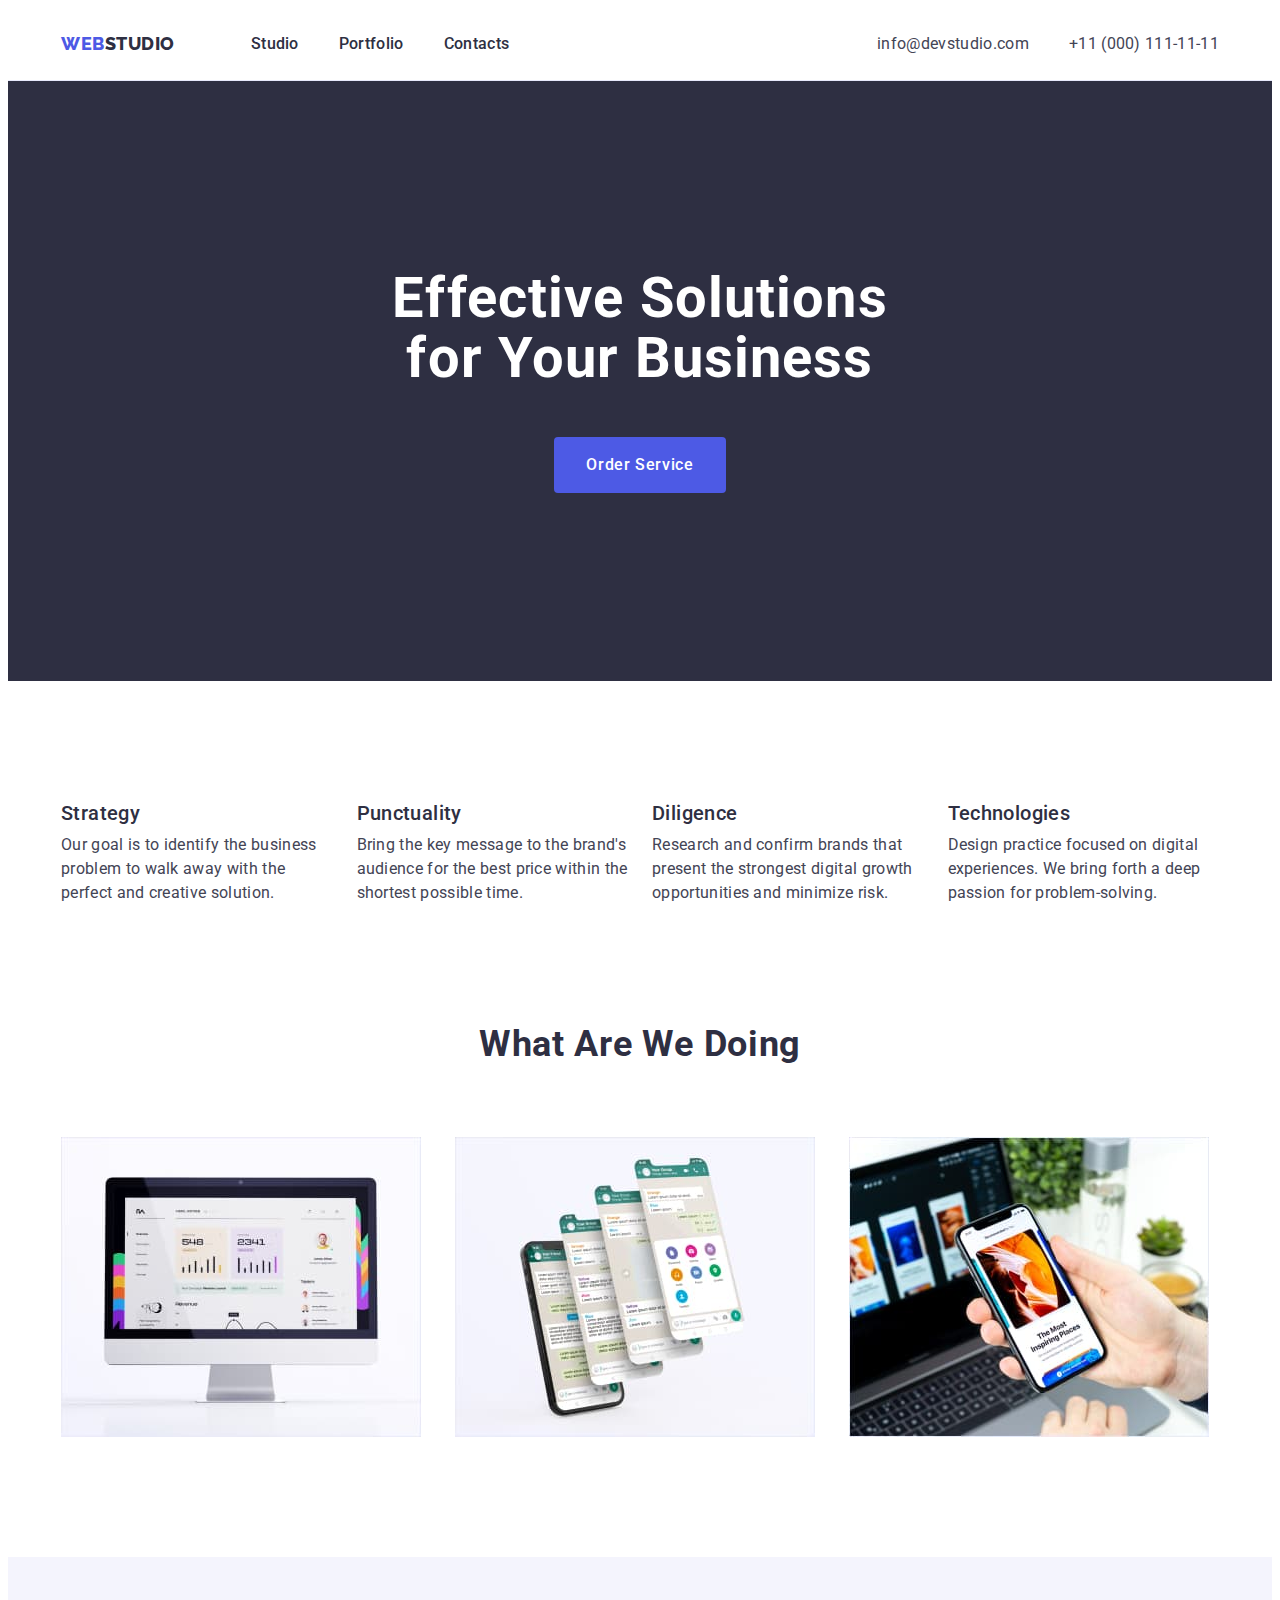
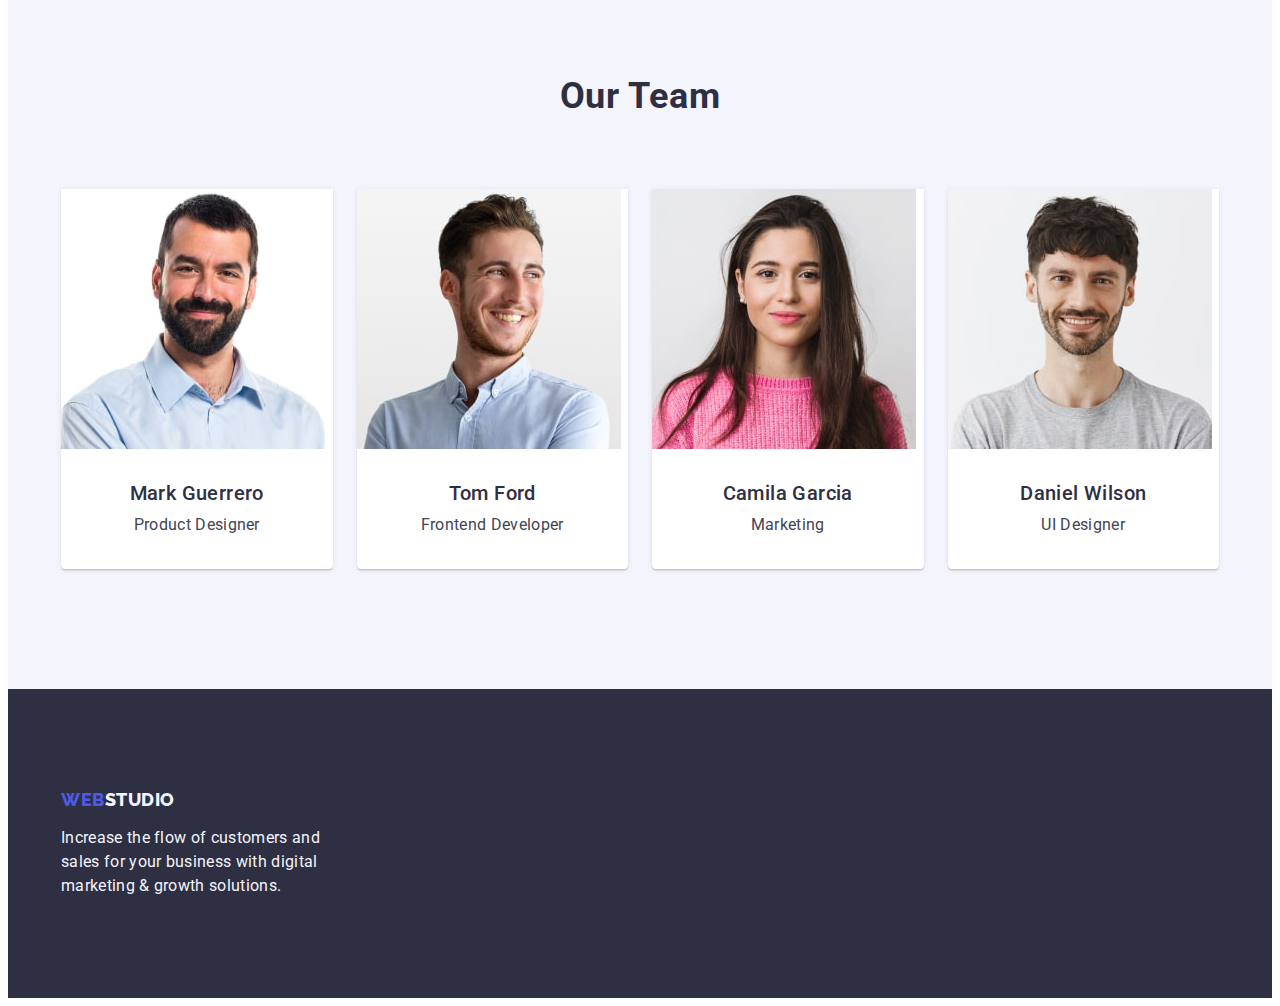
<file: index.html>
<!DOCTYPE html>
<html lang="en">
<head>
    <meta charset="UTF-8">
    <meta name="viewport" content="width=device-width, initial-scale=1.0">
    <title>WebStudio</title>
    <link rel="preconnect" href="https://fonts.googleapis.com">
    <link rel="preconnect" href="https://fonts.gstatic.com" crossorigin>
    <link href="https://fonts.googleapis.com/css2?family=Raleway:wght@800&family=Roboto:wght@400;500;700;900&display=swap" rel="stylesheet">
    <link rel="stylesheet" href="https://cdnjs.cloudflare.com/ajax/libs/modern-normalize/2.0.0/modern-normalize.min.css" integrity="sha512-4xo8blKMVCiXpTaLzQSLSw3KFOVPWhm/TRtuPVc4WG6kUgjH6J03IBuG7JZPkcWMxJ5huwaBpOpnwYElP/m6wg==" crossorigin="anonymous" referrerpolicy="no-referrer" />
    <link rel="stylesheet" href="./css/styles.css" />
</head>
    <body>
        <header class="header">
            <div class="container header-container">
                <nav class="header-navigation">
                    <a href="./index.html" class="header-logo link">Web<span class="header-logo-accent">Studio</span></a>
                    <ul class="header-menu list">
                        <li class="header-menu-item">
                            <a class="header-menu-link link" href="./index.html">Studio</a>
                        </li>
                        <li class="header-menu-item">
                            <a class="header-menu-link link" href="./portfolio.html">Portfolio</a>
                        </li>
                        <li class="header-menu-item">
                            <a class="header-menu-link link" href="">Contacts</a>
                        </li>
                    </ul>
                </nav>
                <address class="header-adress">
                    <ul class="header-contact list">
                        <li class="header-contact-item">
                            <a class="header-contact-link link" href="mailto:info@devstudio.com">info@devstudio.com</a>
                        </li>
                        <li class="header-contact-item">
                            <a class="header-contact-link link" href="tel:+110001111111">+11 (000) 111-11-11</a>
                        </li>
                    
                    </ul>
                </address>
            </div>
        </header>
        <main>
            <section class="hero">
                <div class="container">
                    <h1 class="hero-title">Effective Solutions for Your Business</h1>
                    <button type="button" class="hero-btn">Order Service</button>
                </div>
                </section>
                <section class="advantages">
                    <div class="container advantages-container">
                        <h2 class="visually-hidden">Advantages</h2>
                        <ul class="advantages-list list">
                            <li class="advantages-item">
                                <h3 class="advantages-subtitle">Strategy</h3>
                                <p class="advantages-item-text">Our goal is to identify the business problem to walk away with the perfect and creative solution. </p>
                            </li>
                            <li class="advantages-item">
                                <h3 class="advantages-subtitle">Punctuality</h3>
                                <p class="advantages-item-text">Bring the key message to the brand's audience for the best price within the shortest possible time.</p>
                            </li>
                            <li class="advantages-item">
                                <h3 class="advantages-subtitle">Diligence</h3>
                                <p class="advantages-item-text">Research and confirm brands that present the strongest digital growth opportunities and minimize risk.</p>
                            </li>
                            <li class="advantages-item">
                                <h3 class="advantages-subtitle">Technologies</h3>
                                <p class="advantages-item-text">Design practice focused on digital experiences. We bring forth a deep passion for problem-solving.</p>
                            </li>
                        </ul>
                    </div>
            </section>
            <section class="services">
                <div class="container services-container">
                    <h2 class="services-title">What are we doing</h2>
                    <ul class="services-list list">
                        <li class="services-item">
                            <img src="./images/computer.jpg" alt="Strategy" width="360" height="300" class="services-img" />
                        </li>
                        <li class="services-item">
                            <img src="./images/screen.jpg" alt="Diligence" width="360" height="300" class="services-img" />
                        </li>
                        <li class="services-item">
                            <img src="./images/phone.jpg" alt="Technologies" width="360" height="300" class="services-img" />
                        </li>
                    </ul>
                </div>
            </section>
            <section class="team">
                <div class="container">
                    <h2 class="team-title">Our Team</h2>
                    <ul class="team-ul list">
                        <li class="team-item">
                            <img src="./images/img-MarkGuerrero.jpg" alt="Mark Guerrero" width="264" height="260" />
                                <div class="team-container">
                                    <h3 class="team-name">Mark Guerrero</h3>
                                    <p class="team-specialty">Product Designer</p>
                                </div>
                        </li>
                        <li class="team-item">
                            <img src="./images/img-TomFord.jpg" alt="Tom Ford" width="264" height="260" />
                                <div class="team-container">
                                    <h3 class="team-name">Tom Ford</h3>
                                    <p class="team-specialty">Frontend Developer</p>
                                </div>
                        </li>
                        <li class="team-item">
                            <img src="./images/img-CamilaGarcia.jpg" alt="Camila Garcia" width="264" height="260" />
                                <div class="team-container">
                                    <h3 class="team-name">Camila Garcia</h3>
                                    <p class="team-specialty">Marketing</p>
                                </div>
                        </li>
                        <li class="team-item">
                            <img src="./images/img-DanielWilson.jpg" alt="Daniel Wilson" width="264" height="260" />
                                <div class="team-container">
                                    <h3 class="team-name">Daniel Wilson</h3>
                                    <p class="team-specialty">UI Designer</p>
                                </div>
                        </li>
                    </ul>
                </div>
            </section>
        </main>
        <footer class="footer">
            <div class="container footer-container">
                <a class="footer-logo link" href="./index.html">Web<span class="footer-logo-accent">Studio</span></a>
                <p class="footer-text">Increase the flow of customers and sales for your business with digital marketing & growth solutions.</p>
            </div>
        </footer>
    </body>
</html>
</file>
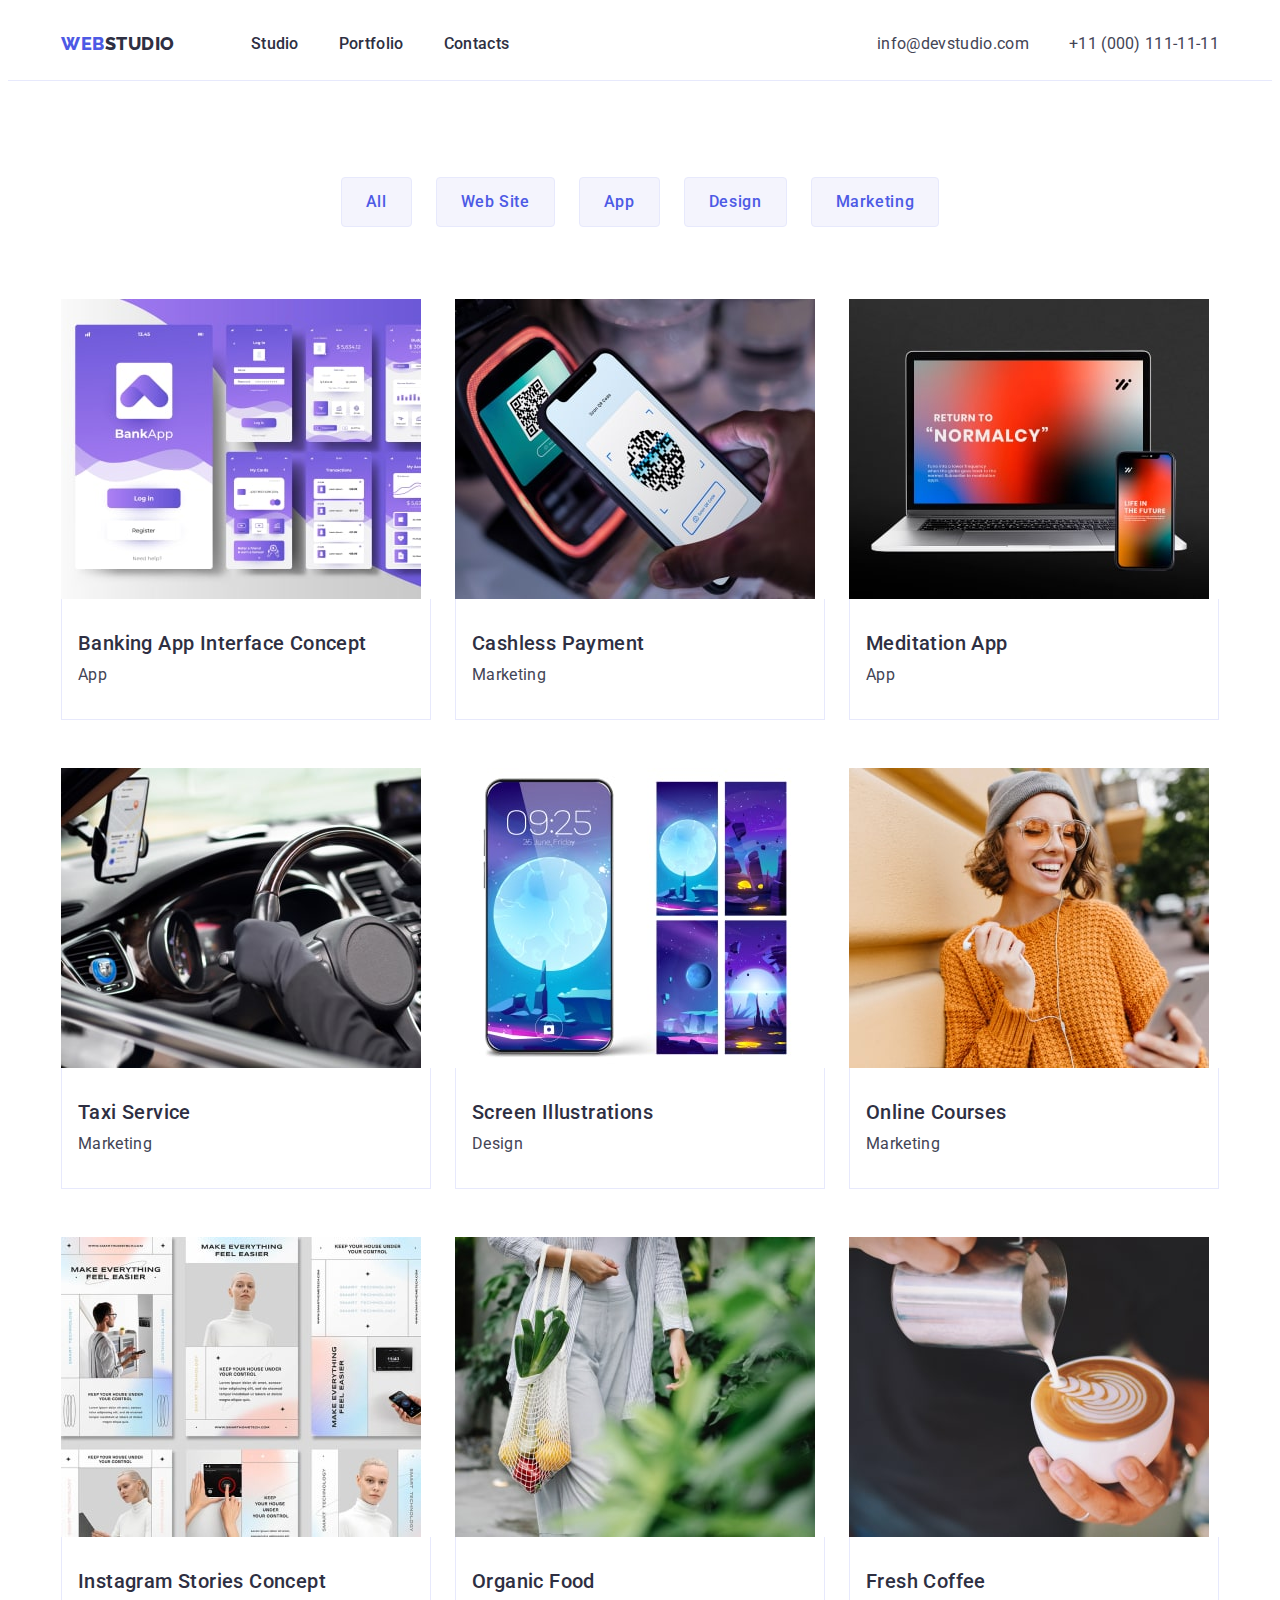
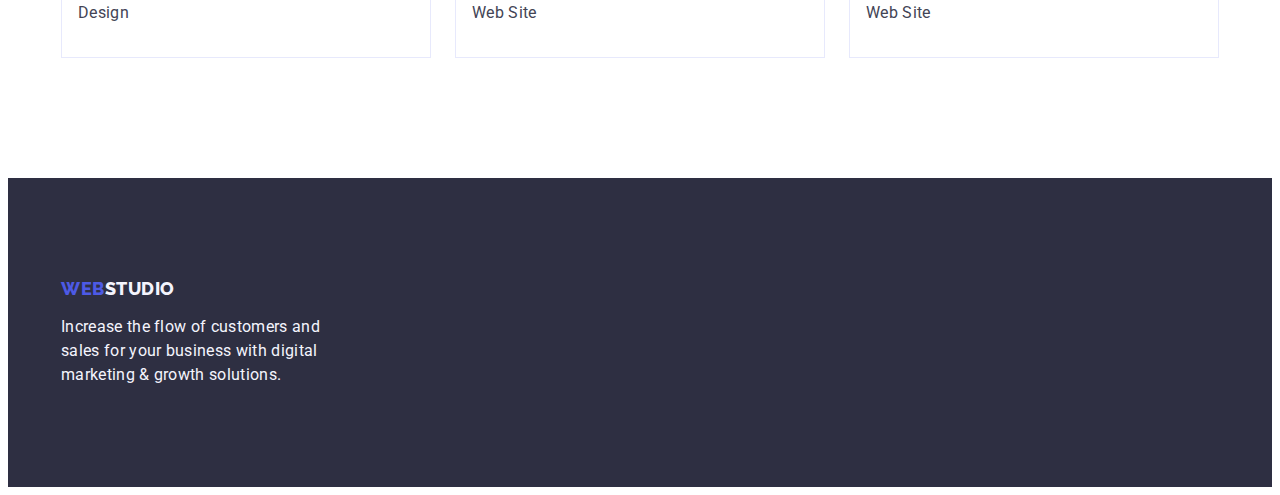
<file: portfolio.html>
<!DOCTYPE html>
<html lang="en">
<head>
    <meta charset="UTF-8">
    <meta name="viewport" content="width=device-width, initial-scale=1.0">
    <title>Portfolio</title>
    <link rel="preconnect" href="https://fonts.googleapis.com">
    <link rel="preconnect" href="https://fonts.gstatic.com" crossorigin>
    <link href="https://fonts.googleapis.com/css2?family=Raleway:wght@800&family=Roboto:wght@400;500;700;900&display=swap" rel="stylesheet">
    <link rel="stylesheet" href="https://cdnjs.cloudflare.com/ajax/libs/modern-normalize/2.0.0/modern-normalize.min.css" integrity="sha512-4xo8blKMVCiXpTaLzQSLSw3KFOVPWhm/TRtuPVc4WG6kUgjH6J03IBuG7JZPkcWMxJ5huwaBpOpnwYElP/m6wg==" crossorigin="anonymous" referrerpolicy="no-referrer" />
    <link rel="stylesheet" href="./css/styles.css" />
</head>
    <body>
        <header class="header">
            <div class="container header-container">
                    <nav class="header-navigation">
                        <a href="./index.html" class="header-logo link">Web<span class="header-logo-accent">Studio</span></a>
                        <ul class="header-menu list">
                            <li class="header-menu-item">
                                <a class="header-menu-link link" href="./index.html">Studio</a>
                            </li>
                            <li class="header-menu-item">
                                <a class="header-menu-link link" href="./portfolio.html">Portfolio</a>
                            </li>
                            <li class="header-menu-item">
                                <a class="header-menu-link link" href="">Contacts</a>
                            </li>
                        </ul>
                    </nav>
                    <address class="header-adress">
                        <ul class="header-contact list">
                            <li class="header-contact-item">
                                <a class="header-contact-link link" href="mailto:info@devstudio.com">info@devstudio.com</a>
                            </li>
                            <li class="header-contact-item">
                                <a class="header-contact-link link" href="tel:+110001111111">+11 (000) 111-11-11</a>
                            </li>
                        
                        </ul>
                    </address>
            </div>
        </header>
        <main>
            <section class="button">
                <div class="container button-container">
                    <h1 class="visually-hidden">list of buttons</h1>
                    <ul class="portfolio-button-list list">
                        <li>
                            <button class="portfolio-button" type="button">All</button>
                        </li>
                        <li>
                            <button class="portfolio-button" type="button">Web Site</button>
                        </li>
                        <li>
                            <button class="portfolio-button" type="button">App</button>
                        </li>
                        <li>
                            <button class="portfolio-button" type="button">Design</button>
                        </li>
                        <li>
                            <button class="portfolio-button" type="button">Marketing</button>
                        </li>
                    </ul>
                    <ul class="project-list list">
                        <li class="project-card-list">
                            <a class="project-item link" href="">
                                <img src="./images/banking-app.jpg" alt="Banking App Interface Concept" width="360" height="300" class="project-item-img" />
                                <div class="title-text-container">
                                    <h2 class="project-title">Banking App Interface Concept</h2>
                                    <p class="project-text">App</p>
                                </div>
                            </a>
                        </li>
                        <li class="project-card-list">
                            <a class="project-item link" href="">
                                <img src="./images/payment.jpg" alt="Cashless Payment" width="360" height="300" class="project-item-img" />
                                <div class="title-text-container">
                                    <h2 class="project-title">Cashless Payment</h2>
                                    <p class="project-text">Marketing</p>
                                </div>
                            </a>
                        </li>
                        <li class="project-card-list">
                            <a class="project-item link" href="">
                            <img src="./images/meditation-app.jpg" alt="Meditation App" width="360" height="300" class="project-item-img" />
                            <div class="title-text-container">
                                <h2 class="project-title">Meditation App</h2>
                                <p class="project-text">App</p>
                            </div>
                            </a>
                        </li>
                        <li class="project-card-list">
                            <a class="project-item link" href="">
                            <img src="./images/taxi-service.jpg" alt="Taxi Service" width="360" height="300" class="project-item-img" />
                            <div class="title-text-container">
                                <h2 class="project-title">Taxi Service</h2>
                                <p class="project-text">Marketing</p>
                            </div>
                            </a>
                        </li>
                        <li class="project-card-list">
                            <a class="project-item link" href="">
                             <img src="./images/screen-illustrations.jpg" alt="Screen Illustrations" width="360" height="300" class="project-item-img" />
                             <div class="title-text-container">
                                 <h2 class="project-title">Screen Illustrations</h2>
                                 <p class="project-text">Design</p>
                             </div>
                            </a>
                        </li>
                        <li class="project-card-list">
                            <a class="project-item link" href="">
                             <img src="./images/online-courses.jpg" alt="Online Courses" width="360" height="300" class="project-item-img" />
                             <div class="title-text-container">
                                 <h2 class="project-title">Online Courses</h2>
                                 <p class="project-text">Marketing</p>
                             </div>
                            </a>
                        </li>
                        <li class="project-card-list">
                            <a class="project-item link" href="">
                            <img src="./images/instagram-stories.jpg" alt="Instagram Stories Concept" width="360" height="300" class="project-item-img" />
                            <div class="title-text-container">
                                <h2 class="project-title">Instagram Stories Concept</h2>
                                <p class="project-text">Design</p>
                            </div>
                            </a>
                        </li>
                        <li class="project-card-list">
                            <a class="project-item link" href="">
                            <img src="./images/organic-food.jpg" alt="Organic Food" width="360" height="300" class="project-item-img" />
                            <div class="title-text-container">
                                <h2 class="project-title">Organic Food</h2>
                                <p class="project-text">Web Site</p>
                            </div>
                            </a>
                        </li>
                        <li class="project-card-list">
                            <a class="project-item link" href="">
                            <img src="./images/fresh-coffe.jpg" alt="Fresh Coffee" width="360" height="300" class="project-item-img" />
                            <div class="title-text-container">
                                <h2 class="project-title">Fresh Coffee</h2>
                                <p class="project-text">Web Site</p>
                            </div>
                            </a>
                        </li>
                    </ul>
                </div>
            </section>
           
        </main>
        <footer class="footer">
            <div class="container footer-container">
                <a class="footer-logo link" href="./index.html">Web<span class="footer-logo-accent">Studio</span></a>
                <p class="footer-text">Increase the flow of customers and sales for your business with digital marketing & growth solutions.</p>
            </div>
        </footer>
    </body>
</html>
</file>
<file: css/styles.css>
:root {
    --primary-brand: #4d5ae5;
    --pressedstate: #404bbf;
    --text: #434455;
    --dark: #2E2F42;
    --success: #31d0aa;
    --subtle-text: #8e8f99;
    --accent: #e7e9fc;
    --light: #f4f4fd;
    --white-background: #ffffff;
    --modal-background: #fcfcfc;

}

p,
h1,
h2,
h3,
h4,
h5,
h6 {
    margin-top: 0;
    margin-bottom: 0;
}

ul {
    margin-top: 0;
    margin-bottom: 0;
    padding-left: 0;
}

img {
    display: block;
}

body {
    font-family: 'Roboto', sans-serif;
    color: var(--text);
    background-color: var(--white-background);
}

.container {
    width: 1158px;
    padding-left: 15px;
    padding-right: 15px;
    margin: 0 auto;
}

.visually-hidden {
    position: absolute;
    width: 1px;
    height: 1px;
    margin: -1px;
    border: 0;
    padding: 0;
    white-space: nowrap;
    clip-path: inset(100%);
    clip: rect(0 0 0 0);
    overflow: hidden;
    }


.link {
    text-decoration: none;
}

.list {
    list-style-type: none;
}

/* ---------------- HEADER --------------- */

.header {
    padding-top: 24px;
    padding-bottom: 24px;
    border-bottom: 1px solid #e7e9fc;
}

.header-container {
    justify-content: space-between;
    display: flex;
}

.header-navigation {
    display: flex;
    align-items: center;
    flex-grow: 1;
}

.header-logo {
    color: var(--primary-brand);
    font-size: 18px;
    font-family: 'Raleway', sans-serif;
    font-weight: 800;
    line-height: 1.17;
    letter-spacing: 0.03em;
    text-transform: uppercase;
    margin-right: 76px;
}

.header-logo span {
    color: var(--dark);
}

.header-menu {
    display: flex;
    gap: 40px;
}

.header-menu-link {
    padding: 24px 0;
    color: var(--dark);
    font-size: 16px;
    font-weight: 500;
    line-height: 1.5;
    letter-spacing: 0.02em;
}

.header-menu-link:hover,
.header-menu-link:focus {
    color: var(--pressedstate);
}

.header-adress {
    font-style: normal;
    align-items: center;
}

.header-contact {
    display: flex;
    gap: 40px;
    margin-left:  auto;
}

.header-contact-link {
    color: var(--text);
    font-size: 16px;
    font-weight: 400;
    line-height: 1.5;
    letter-spacing: 0.02em;
}

.header-contact-link:hover,
.header-contact-link:focus {
    color: var(--pressedstate)
}

/* ---------------- HERO --------------- */

.hero {
    background-color: var(--dark);
    padding: 188px 0;
}

.hero-title {
    color: var(--white-background);
    text-align: center;
    font-size: 56px;
    font-weight: 700;
    line-height: 1.07;
    letter-spacing: 0.02em;
    max-width: 496px;
    margin: 0 auto;
    margin-bottom: 48px;
}

.hero-btn {
    display: block;
    min-width: 169px;
    color:  var(--white-background);
    text-align: center;
    font-size: 16px;
    font-family: inherit;
    font-weight: 500;
    line-height: 1.5;
    letter-spacing: 0.04em;
    background-color: var(--primary-brand);
    cursor: pointer;
    padding: 16px 32px;
    margin: 0 auto;
    border-radius: 4px;
    border: none;
}

.hero-btn:hover,
.hero-btn:focus {
    background-color: var(--pressedstate)
}

/* ---------------- ADVANTAGES --------------- */

.advantages {
    padding: 120px 0;
}

.advantages-list {
    display: flex;
    gap: 24px;
}

.advantages-item {
    width: calc((100% - 24px*3) /4);
}

.advantages-subtitle {
    color: var(--dark);
    font-size: 20px;
    font-weight: 500;
    line-height: 1.2;
    letter-spacing: 0.02em;
    margin-bottom: 8px;
}
.advantages-item-text {
    color: var(--text);
    font-size: 16px;
    font-weight: 400;
    line-height: 1.5;
    letter-spacing: 0.02em;
}

/* ---------------- SERVICES --------------- */

.services {
    padding-bottom: 120px;
}

.services-title {
    color:  var(--dark);
    text-align: center;
    font-size: 36px;
    font-weight: 700;
    line-height: 1.11;
    letter-spacing: 0.02em;
    text-transform: capitalize;
    margin-bottom: 72px;
}

.services-list {
    display: flex;
    gap: 24px;
}

.services-item {
    width: calc((100% - 48px) / 3);
}

/* ---------------- TEAM --------------- */

.team {
    background-color: var(--light);
    padding-top: 120px;
    padding-bottom: 120px;
}


.team-title {
    color: var(--dark);
    text-align: center;
    font-size: 36px;
    font-weight: 700;
    line-height: 1.11;
    letter-spacing: 0.02em;
    text-transform: capitalize;
    margin-bottom: 72px;
}

.team-ul {
    display: flex;
    gap: 24px;
}

.team-item {
    width: calc((100% - 3*24px) / 4);
    border-radius: 0px 0px 4px 4px;
    background-color: var(--white-background);
    box-shadow: 0px 2px 1px 0px rgba(46, 47, 66, 0.08), 0px 1px 1px 0px rgba(46, 47, 66, 0.16), 0px 1px 6px 0px rgba(46, 47, 66, 0.08);
}


.team-container {
    padding: 32px 16px;
}

.team-name {
    color: var(--dark);
    text-align: center;
    font-size: 20px;
    font-weight: 500;
    line-height: 1.2;
    letter-spacing: 0.02em;
    margin-bottom: 8px;
}

.team-specialty {
    color: var(--text);
    text-align: center;
    font-size: 16px;
    line-height: 1.5;
    letter-spacing: 0.02em;
    }

/* ---------------- FOOTER --------------- */

.footer {
    background-color: var(--dark);
    padding-top: 100px;
    padding-bottom: 100px;
 }

.footer-logo {
    color: var(--primary-brand);
    font-size: 18px;
    font-family: 'Raleway', sans-serif;
    font-weight: 800;
    line-height: 1.17;
    letter-spacing: 0.03em;
    text-transform: uppercase;
    margin-bottom: 16px;
    display: inline-block;
 }

.footer-logo span {
    color: var(--light);
}

.footer-text {
    max-width: 264px;
    color: var(--light);
    font-size: 16px;
    line-height: 1.5;
    letter-spacing: 0.02em;
}

/* ---------------- BUTTON --------------- */

.button {
    padding-top: 96px;
    padding-bottom: 120px;
}

.portfolio-button-list {
    display: flex;
    gap: 24px;
    justify-content: center;
    margin-bottom: 72px;
}

.portfolio-button {
    padding: 12px 24px;
    color: var(--primary-brand);
    font-size: 16px;
    font-family: inherit;
    font-weight: 500;
    line-height: 1.5;
    letter-spacing: 0.04em;
    background-color: var(--light);
    
cursor: pointer;
    border-radius: 4px;
    border: 1px solid var(--accent, #E7E9FC);
}

.portfolio-button:hover,
.portfolio-button:focus {
    color: var(--white-background);
    background-color: var(--pressedstate);
    box-shadow: 0px 2px 2px 0px rgba(0, 0, 0, 0.12), 0px 2px 1px 0px rgba(0, 0, 0, 0.08), 0px 3px 1px 0px rgba(0, 0, 0, 0.10);
    border: 1px solid transparent;
}


/* ---------------- PROJECT --------------- */


.project-list {
    display: flex;
    flex-wrap: wrap;
    gap: 48px 24px;
    justify-content: center;
}

.project-card-list {
    width: calc((100% - 48px) / 3);
}

.title-text-container {
    padding: 32px 16px;
    border: 1px solid var(--accent, #E7E9FC);
    background: var(--white-background, #FFF);
    border-top: none;
}

.project-title {
    color: var(--dark);
    font-size: 20px;
    font-weight: 500;
    line-height: 1.2;
    letter-spacing: 0.02em;
    margin-bottom: 8px;
}

.project-text {
    color: var(--text);
    font-size: 16px;
    line-height: 1.5;
    letter-spacing: 0.02em;
}
</file>
